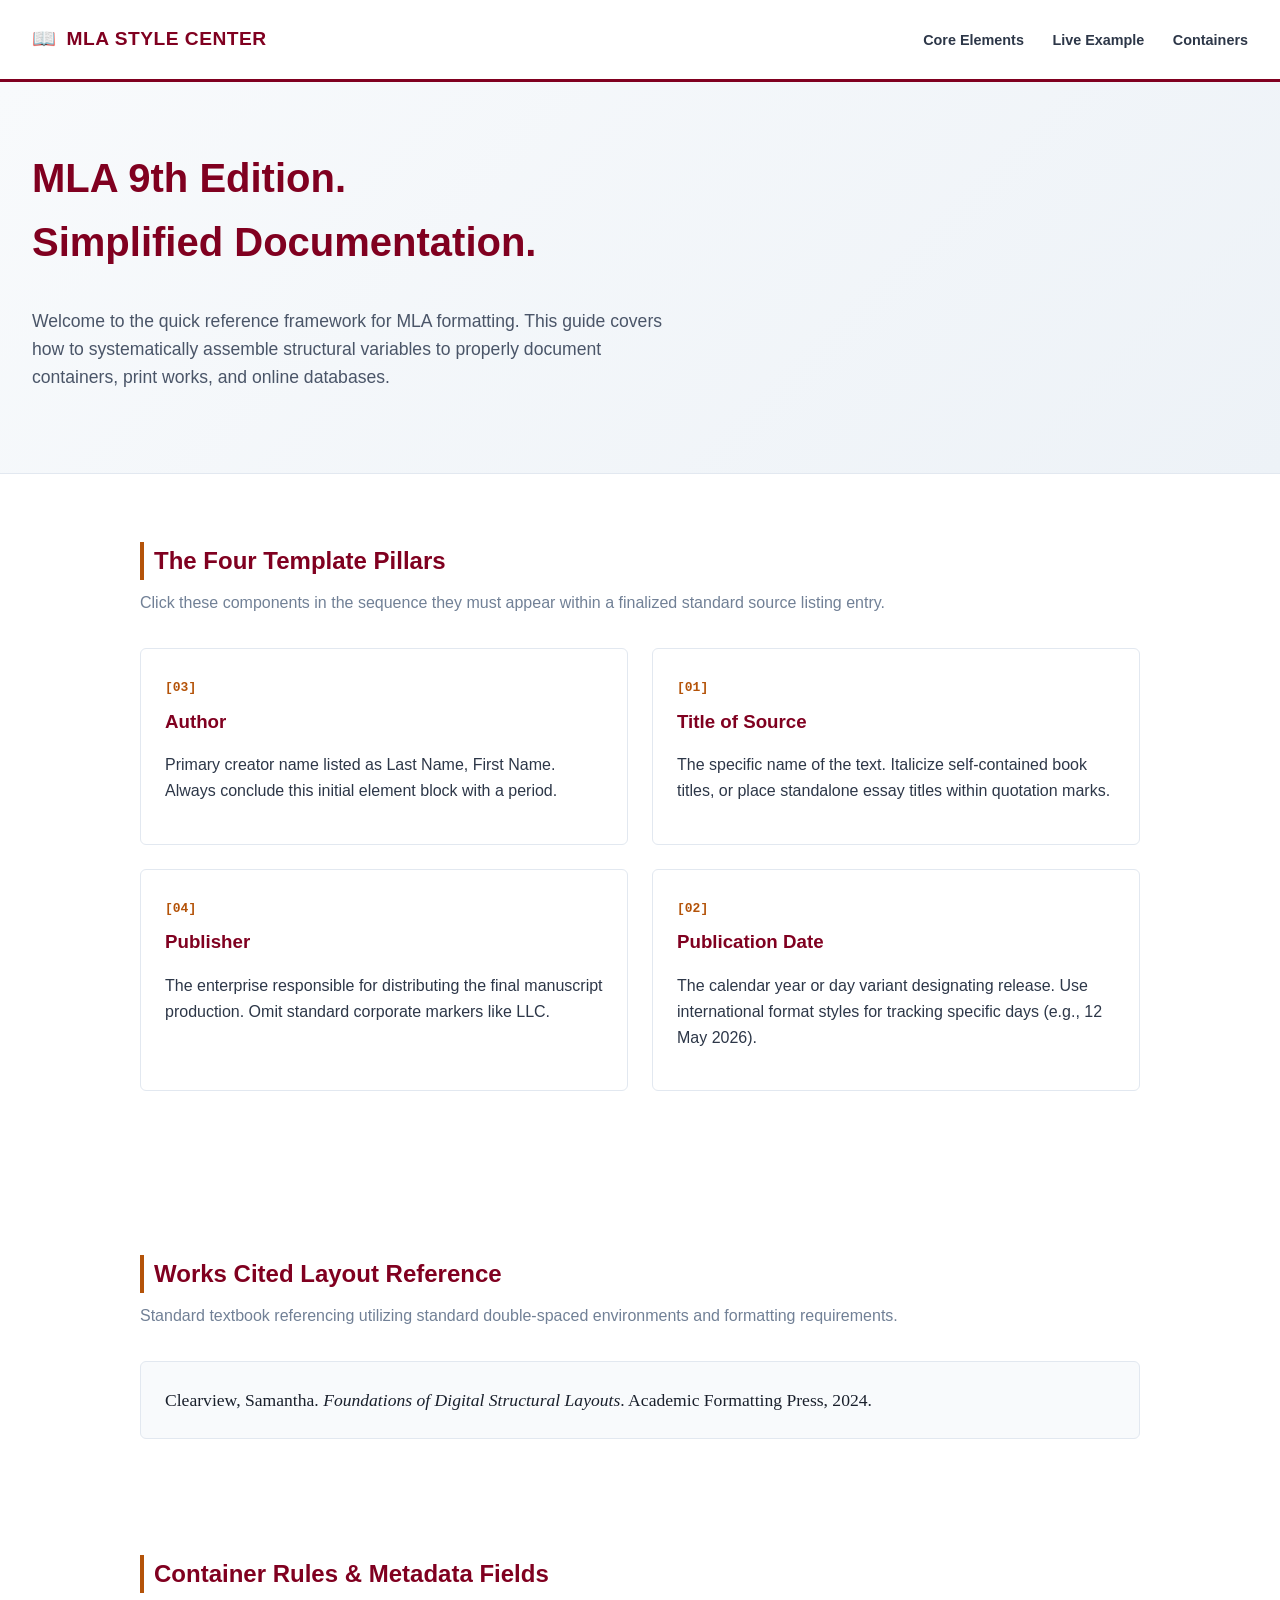
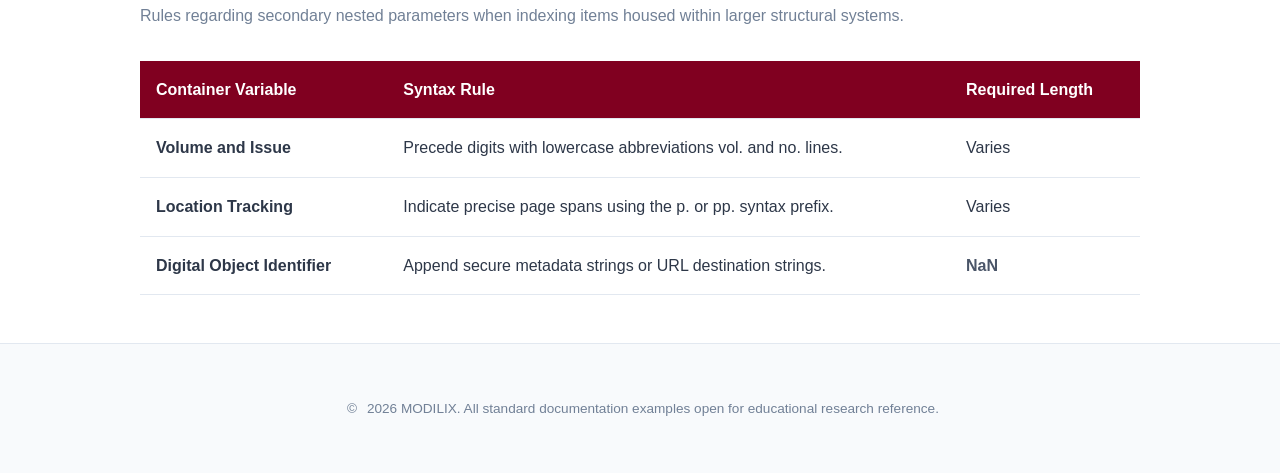
<file: func.html>
<!DOCTYPE html>
<html lang="en">
<head>
    <meta charset="UTF-8">
    <meta name="viewport" content="width=device-width, initial-scale=1.0">
    <title>MLA Style Guide | Works Cited & Formatting Hub</title>
    <style>
        :root {
            --bg-color: #ffffff;
            --text-color: #2d3748;
            --mla-burgundy: #800020;
            --accent-gold: #b45309;
            --light-gray: #f8fafc;
            --border-color: #e2e8f0;
        }

        body {
            margin: 0;
            font-family: -apple-system, BlinkMacSystemFont, "Segoe UI", Roboto, sans-serif;
            background-color: var(--bg-color);
            color: var(--text-color);
            line-height: 1.6;
            user-select: none;
        }

        header {
            display: flex;
            justify-content: space-between;
            padding: 1.5rem 2rem;
            align-items: center;
            border-bottom: 3px solid var(--mla-burgundy);
            background-color: #fff;
        }

        .logo { 
            font-weight: 800; 
            letter-spacing: 0.5px; 
            color: var(--mla-burgundy);
            font-size: 1.2rem;
            display: flex;
            align-items: center;
            gap: 10px;
        }

        #drag-book {
            cursor: grab;
            display: inline-block;
            transition: transform 0.2s;
        }
        #drag-book:active { cursor: grabbing; }

        nav a {
            margin-left: 1.5rem;
            text-decoration: none;
            color: var(--text-color);
            font-weight: 600;
            font-size: 0.9rem;
        }

        .hero {
            padding: 4rem 2rem;
            background: linear-gradient(135deg, #f8fafc 0%, #edf2f7 100%);
            border-bottom: 1px solid var(--border-color);
        }

        .hero h1 { font-size: 2.5rem; color: var(--mla-burgundy); margin-top: 0; }
        .hero p { font-size: 1.1rem; max-width: 650px; color: #4a5568; }

        .section-container { padding: 3rem 2rem; max-width: 1000px; margin: 0 auto; }
        h2 { color: var(--mla-burgundy); border-left: 4px solid var(--accent-gold); padding-left: 10px; }
        .subtitle { color: #718096; margin-top: -10px; margin-bottom: 2rem; }

        .grid {
            display: grid;
            grid-template-columns: repeat(2, 1fr);
            gap: 1.5rem;
            margin-bottom: 3rem;
        }

        .grid-item {
            background-color: var(--bg-color);
            border: 1px solid var(--border-color);
            padding: 1.5rem;
            border-radius: 6px;
            cursor: pointer;
            transition: background-color 0.2s, border-color 0.2s;
        }
        .grid-item:hover {
            border-color: var(--mla-burgundy);
            background-color: #fffafb;
        }

        .card-num { font-weight: bold; color: var(--accent-gold); font-family: monospace; }
        .grid-item h3 { margin: 0.5rem 0; color: var(--mla-burgundy); }

        /* Citation Block Engine Styles */
        .citation-box {
            background-color: var(--light-gray);
            border: 1px solid var(--border-color);
            padding: 1.5rem;
            border-radius: 6px;
            font-family: Georgia, 'Times New Roman', Times, serif;
            font-size: 1.1rem;
            margin-top: 1rem;
            color: #1a202c;
        }
        .hanging-indent {
            padding-left: 2rem;
            text-indent: -2rem;
        }

        .resources-table {
            width: 100%;
            border-collapse: collapse;
            margin-top: 1rem;
            background: #fff;
        }

        .resources-table th, .resources-table td {
            padding: 1rem;
            text-align: left;
            border-bottom: 1px solid var(--border-color);
        }
        .resources-table th { background-color: var(--mla-burgundy); color: white; }
        .secret-hint { cursor: pointer; font-weight: bold; color: #4a5568; }

        footer {
            text-align: center;
            padding: 2.5rem;
            border-top: 1px solid var(--border-color);
            color: #718096;
            font-size: 0.85rem;
            background-color: #f8fafc;
        }

        #drop-zone {
            padding: 5px;
            border: 1px dashed transparent;
            transition: all 0.3s;
        }
        #drop-zone.drag-over {
            border-color: var(--accent-gold);
            background-color: #fef3c7;
            color: #000;
        }

        .hidden { display: none !important; }

        #vault-modal {
            position: fixed;
            top: 0;
            left: 0;
            width: 100vw;
            height: 100vh;
            background-color: #0d1117;
            color: #58a6ff;
            font-family: 'Courier New', Courier, monospace;
            display: flex;
            justify-content: center;
            align-items: center;
            z-index: 9999;
        }

        .vault-content {
            text-align: center;
            border: 1px solid #30363d;
            background-color: #161b22;
            padding: 3rem;
            border-radius: 6px;
            max-width: 400px;
        }

        .vault-content input {
            background: #0d1117;
            border: 1px solid #30363d;
            color: #58a6ff;
            padding: 0.6rem;
            text-align: center;
            font-size: 1.1rem;
            margin-bottom: 1rem;
            width: 80%;
            border-radius: 4px;
        }

        .vault-content button {
            background: #238636;
            color: white;
            border: none;
            padding: 0.6rem 1.4rem;
            cursor: pointer;
            font-weight: bold;
            border-radius: 4px;
        }

        #error-msg { color: #f85149; margin-top: 1rem; }
        #secret-document { margin-top: 2rem; padding-top: 2rem; border-top: 1px dashed #30363d; }
        
        /* New Explicit Download Button Styling */
        .download-btn {
            background-color: #58a6ff !important;
            color: #0d1117 !important;
            margin-top: 1rem;
            font-size: 1rem;
            width: 90%;
            padding: 0.8rem 1.4rem;
        }
        .download-btn:hover {
            background-color: #79b8ff !important;
        }
    </style>
</head>
<body>

    <header>
        <div class="logo">
            <span id="drag-book" draggable="true">📖</span> 
            MLA STYLE CENTER
        </div>
        <nav>
            <a href="#core-elements">Core Elements</a>
            <a href="#example">Live Example</a>
            <a href="#containers">Containers</a>
        </nav>
    </header>

    <main>
        <section class="hero">
            <h1>MLA 9th Edition.<br>Simplified Documentation.</h1>
            <p>Welcome to the quick reference framework for MLA formatting. This guide covers how to systematically assemble structural variables to properly document containers, print works, and online databases.</p>
        </section>

        <div class="section-container" id="core-elements">
            <h2>The Four Template Pillars</h2>
            <p class="subtitle">Click these components in the sequence they must appear within a finalized standard source listing entry.</p>
            
            <div class="grid">
                <div class="grid-item" data-id="3">
                    <span class="card-num">[03]</span>
                    <h3>Author</h3>
                    <p>Primary creator name listed as Last Name, First Name. Always conclude this initial element block with a period.</p>
                </div>
                <div class="grid-item" data-id="1">
                    <span class="card-num">[01]</span>
                    <h3>Title of Source</h3>
                    <p>The specific name of the text. Italicize self-contained book titles, or place standalone essay titles within quotation marks.</p>
                </div>
                <div class="grid-item" data-id="4">
                    <span class="card-num">[04]</span>
                    <h3>Publisher</h3>
                    <p>The enterprise responsible for distributing the final manuscript production. Omit standard corporate markers like LLC.</p>
                </div>
                <div class="grid-item" data-id="2">
                    <span class="card-num">[02]</span>
                    <h3>Publication Date</h3>
                    <p>The calendar year or day variant designating release. Use international format styles for tracking specific days (e.g., 12 May 2026).</p>
                </div>
            </div>
        </div>

        <div class="section-container" id="example">
            <h2>Works Cited Layout Reference</h2>
            <p class="subtitle">Standard textbook referencing utilizing standard double-spaced environments and formatting requirements.</p>
            <div class="citation-box">
                <div class="hanging-indent">
                    Clearview, Samantha. <em>Foundations of Digital Structural Layouts</em>. Academic Formatting Press, 2024.
                </div>
            </div>
        </div>

        <div class="section-container" id="containers">
            <h2>Container Rules & Metadata Fields</h2>
            <p class="subtitle">Rules regarding secondary nested parameters when indexing items housed within larger structural systems.</p>
            
            <table class="resources-table">
                <thead>
                    <tr>
                        <th>Container Variable</th>
                        <th>Syntax Rule</th>
                        <th>Required Length</th>
                    </tr>
                </thead>
                <tbody>
                    <tr>
                        <td><strong>Volume and Issue</strong></td>
                        <td>Precede digits with lowercase abbreviations vol. and no. lines.</td>
                        <td>Varies</td>
                    </tr>
                    <tr>
                        <td><strong>Location Tracking</strong></td>
                        <td>Indicate precise page spans using the p. or pp. syntax prefix.</td>
                        <td>Varies</td>
                    </tr>
                    <tr>
                        <td><strong>Digital Object Identifier</strong></td>
                        <td>Append secure metadata strings or URL destination strings.</td>
                        <td class="secret-hint" id="hint-trigger">NaN</td>
                    </tr>
                </tbody>
            </table>
        </div>
    </main>

    <footer>
        <p>
            <span id="drop-zone">&copy;</span> 
            2026 MODILIX. All standard documentation examples open for educational research reference.
        </p>
    </footer>

    <div id="vault-modal" class="hidden">
        <div class="vault-content">
            <h2>Password Entry:</h2>
            <p id="vault-instructions">Input primary authentication credentials:</p>
            <input type="password" id="vault-pass" placeholder="••••••••">
            <button id="unlock-btn">Validate</button>
            <p id="error-msg" class="hidden">Authentication Failed.</p>
            
            <div id="secret-document" class="hidden">
                <h3>🔓 Security Gate Cleared</h3>
                <button id="download-asset-btn" class="download-btn">Download Asset Bundle</button>
            </div>
        </div>
    </div>

    <script>
        let hasCopiedPrefix = false;
        let buttonSequenceComplete = false;
        
        const requiredSequence = ['3', '1', '4', '2'];
        let currentSequence = [];

        // Step 1: Click the NaN field to register the prefix flag
        document.getElementById('hint-trigger').addEventListener('click', function() {
            hasCopiedPrefix = true;
            this.style.color = '#b45309';
            alert("Clipboard context update: System code segment registered.");
        });

        // Step 2: Track sequential item clicks (Author -> Title -> Publisher -> Date)
        document.querySelectorAll('.grid-item').forEach(item => {
            item.addEventListener('click', function() {
                const id = this.getAttribute('data-id');
                currentSequence.push(id);

                if (currentSequence.length > requiredSequence.length) {
                    currentSequence.shift();
                }

                const isMatch = currentSequence.length === requiredSequence.length && 
                                currentSequence.every((val, index) => val === requiredSequence[index]);

                if (isMatch) {
                    buttonSequenceComplete = true;
                    document.getElementById('core-elements').querySelector('h2').style.color = '#238636';
                    alert("Sequence Check: Order sequence verified.");
                }
            });
        });

        // Step 3: Drag and drop validation handling mechanics
        const book = document.getElementById('drag-book');
        const dropZone = document.getElementById('drop-zone');

        book.addEventListener('dragstart', (e) => {
            e.dataTransfer.setData('text/plain', 'book-token');
        });

        dropZone.addEventListener('dragover', (e) => {
            e.preventDefault();
            dropZone.classList.add('drag-over');
        });

        dropZone.addEventListener('dragleave', () => {
            dropZone.classList.remove('drag-over');
        });

        dropZone.addEventListener('drop', (e) => {
            e.preventDefault();
            dropZone.classList.remove('drag-over');
            
            if (!hasCopiedPrefix) {
                alert("Action rejected: Required prerequisite data markers not loaded from table.");
                return;
            }

            if (!buttonSequenceComplete) {
                alert("Action rejected: Logic sequence incomplete. Pillars must be addressed sequentially.");
                return;
            }

            document.getElementById('vault-modal').classList.remove('hidden');
        });

        // Step 4: Secret verification string matches against: "password"
        document.getElementById('unlock-btn').addEventListener('click', () => {
            const passwordInput = document.getElementById('vault-pass').value;
            
            if (passwordInput === "Geology41") { 
                document.getElementById('error-msg').classList.add('hidden');
                document.getElementById('secret-document').classList.remove('hidden');
            } else {
                document.getElementById('error-msg').classList.remove('hidden');
            }
        });

        // Dynamic File Download Engine Hook
        document.getElementById('download-asset-btn').addEventListener('click', () => {
            // Generates a temporary link node to trigger file transmission quietly
            const downloadLink = document.createElement('a');
            downloadLink.href = 'inconspicuous.pdf';
            downloadLink.setAttribute('download', 'inconspicuous.pdf');
            
            // Append and click to pass initialization variables to local filesystem
            document.body.appendChild(downloadLink);
            downloadLink.click();
            
            // Cleanup the structural tree elements immediately
            document.body.removeChild(downloadLink);
        });
    </script>
</body>
</html>
</file>
